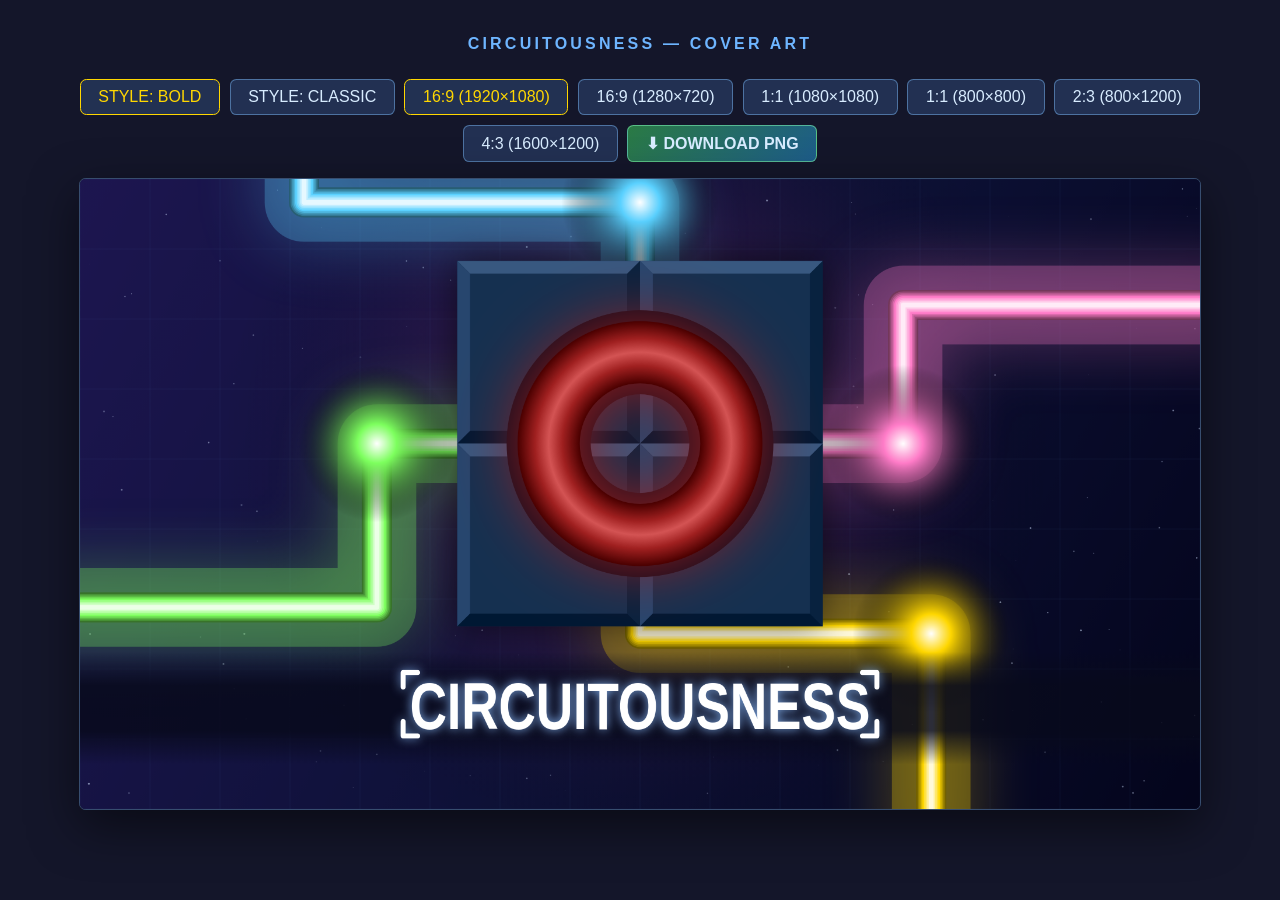
<file: cover-art.html>
<!DOCTYPE html>
<html lang="en">
<head>
<meta charset="UTF-8">
<title>Circuitousness — Cover Art Generator</title>
<!--
    One-off marketing-art tool (same family as heart-art.html — excluded from
    the deploy zip; see CLAUDE.md). Open this file directly in a browser
    (file:// is fine, no server needed), pick a size, click DOWNLOAD PNG.

    Everything is drawn on a canvas at the exact output resolution, so the
    downloaded PNG is pixel-perfect — no screenshotting required. Layout is
    defined in normalized 0..1 coordinates so every aspect ratio recomposes
    sensibly. Stars/sparks use a seeded PRNG so the output is reproducible.
-->
<style>
    body { margin: 0; background: #14162a; color: #cfe0ff; font-family: 'Segoe UI', sans-serif;
           display: flex; flex-direction: column; align-items: center; gap: 1rem; padding: 1.5rem; }
    h1 { font-size: 1rem; letter-spacing: 0.2em; color: #6eb5ff; }
    #controls { display: flex; gap: 0.6rem; flex-wrap: wrap; justify-content: center; }
    button { cursor: pointer; font: inherit; padding: 0.5rem 1.1rem; border-radius: 0.4rem;
             border: 1px solid rgba(120,180,240,0.5); background: rgba(40,60,100,0.7); color: #d8ecff; }
    button.active { border-color: #FFD700; color: #FFD700; }
    #dl { background: linear-gradient(135deg,#2a7a44,#1d5c8a); border-color: rgba(120,240,170,0.6); font-weight: 700; }
    canvas { max-width: 92vw; max-height: 70vh; border: 1px solid rgba(120,180,240,0.35);
             border-radius: 0.4rem; box-shadow: 0 1rem 3rem rgba(0,0,0,0.5); }
</style>
</head>
<body>
<h1>CIRCUITOUSNESS — COVER ART</h1>
<div id="controls">
    <!-- Style: BOLD is the CrazyGames-facing design (big tile-O hero, no
         tagline — their cover rules forbid text beyond the game title).
         CLASSIC is the original wordmark poster, kept for itch/social. -->
    <button data-style="bold" class="active">STYLE: BOLD</button>
    <button data-style="classic">STYLE: CLASSIC</button>
    <button data-size="1920x1080" class="active">16:9 (1920×1080)</button>
    <button data-size="1280x720">16:9 (1280×720)</button>
    <button data-size="1080x1080">1:1 (1080×1080)</button>
    <button data-size="800x800">1:1 (800×800)</button>
    <button data-size="800x1200">2:3 (800×1200)</button>
    <button data-size="1600x1200">4:3 (1600×1200)</button>
    <button id="dl">⬇ DOWNLOAD PNG</button>
</div>
<canvas id="c"></canvas>

<script>
'use strict';
const canvas = document.getElementById('c');
const ctx = canvas.getContext('2d');

// Seeded PRNG (mulberry32) — reproducible stars.
function rng(seed) {
    let a = seed >>> 0;
    return function () {
        a |= 0; a = (a + 0x6D2B79F5) | 0;
        let t = Math.imul(a ^ (a >>> 15), 1 | a);
        t = (t + Math.imul(t ^ (t >>> 7), 61 | t)) ^ t;
        return ((t ^ (t >>> 14)) >>> 0) / 4294967296;
    };
}

// Neon palette pulled from the game's path colors.
const NEON = ['#7dff5e', '#5ad1ff', '#ff7cc8', '#ffb347'];
const GOLD = '#FFD700';

// Hex color mixing for the tube shading.
function mixHex(a, b, t) {
    const pa = [1, 3, 5].map((i) => parseInt(a.slice(i, i + 2), 16));
    const pb = [1, 3, 5].map((i) => parseInt(b.slice(i, i + 2), 16));
    return '#' + pa.map((c, i) =>
        Math.round(c + (pb[i] - c) * t).toString(16).padStart(2, '0')).join('');
}
// Cross-section shade for a wire at t (0 = outer edge, 1 = center):
// darkened edge → base color → near-white hot core. Same idea as the
// title-O ring's radial gradient, approximated with stacked strokes since
// a polyline can't take a single radial gradient.
function tubeShade(hex, t) {
    return t < 0.5
        ? mixHex(mixHex(hex, '#000000', 0.55), hex, t * 2)
        : mixHex(hex, mixHex(hex, '#ffffff', 0.85), (t - 0.5) * 2);
}

// Circuit routes in normalized coords. Axis-aligned segments only, so any
// aspect ratio keeps the 90° elbows. Each route: {c: color, p: [[x,y]...]}.
// Composed to frame the title band (y ≈ 0.40–0.60) rather than cross it.
const ROUTES = [
    { c: NEON[0], p: [[-0.02,0.16],[0.22,0.16],[0.22,0.30],[0.46,0.30],[0.46,0.20],[0.72,0.20]] },
    { c: NEON[1], p: [[1.02,0.10],[0.80,0.10],[0.80,0.26],[0.60,0.26],[0.60,0.34],[0.34,0.34]] },
    { c: NEON[2], p: [[-0.02,0.76],[0.18,0.76],[0.18,0.66],[0.42,0.66],[0.42,0.82],[0.66,0.82]] },
    { c: NEON[3], p: [[1.02,0.70],[0.86,0.70],[0.86,0.86],[0.58,0.86],[0.58,0.72],[0.30,0.72]] },
    { c: GOLD,    p: [[0.10,1.02],[0.10,0.88],[0.34,0.88],[0.34,0.94],[0.90,0.94],[0.90,0.78],[1.02,0.78]] },
    { c: NEON[1], p: [[0.06,-0.02],[0.06,0.08],[0.34,0.08],[0.34,0.04],[0.62,0.04],[0.62,0.12],[0.94,0.12],[0.94,0.30]] },
];

// Dispatcher — the size/style buttons and the download handler all call
// draw(); the active style decides which composition renders.
function draw(W, H) {
    if (currentStyle === 'bold') drawBold(W, H);
    else drawClassic(W, H);
}

function drawClassic(W, H) {
    canvas.width = W; canvas.height = H;
    const S = Math.min(W, H);           // scale unit for strokes/fonts
    const portrait = H > W;

    // ---- Background: deep space navy + vignette ----
    const bg = ctx.createRadialGradient(W/2, H/2, S*0.1, W/2, H/2, Math.max(W,H)*0.75);
    bg.addColorStop(0, '#141a3e');
    bg.addColorStop(0.6, '#0a0e2a');
    bg.addColorStop(1, '#04051a');
    ctx.fillStyle = bg;
    ctx.fillRect(0, 0, W, H);

    // Stars (two depths).
    const rand = rng(74);
    for (let i = 0; i < 240; i++) {
        const x = rand()*W, y = rand()*H, r = rand()*1.4 + 0.3, a = rand()*0.5 + 0.15;
        ctx.fillStyle = 'rgba(210,225,255,' + a.toFixed(2) + ')';
        ctx.beginPath(); ctx.arc(x, y, r * S/1080, 0, Math.PI*2); ctx.fill();
    }

    // Faint board grid — evokes the tile grid without being a screenshot.
    ctx.strokeStyle = 'rgba(120,150,220,0.07)';
    ctx.lineWidth = Math.max(1, S/1080);
    const cell = S/10;
    for (let x = (W % cell)/2; x <= W; x += cell) { ctx.beginPath(); ctx.moveTo(x,0); ctx.lineTo(x,H); ctx.stroke(); }
    for (let y = (H % cell)/2; y <= H; y += cell) { ctx.beginPath(); ctx.moveTo(0,y); ctx.lineTo(W,y); ctx.stroke(); }

    // ---- Neon circuit routes ----
    // In portrait, stretch each half's routes vertically toward the title
    // band (top routes down, bottom routes up) so they fill the taller
    // frame instead of hugging the edges. 1.1 is tuned against the route
    // table: the deepest top segment (y 0.34) lands at 0.374 and the
    // highest bottom segment (y 0.66) at 0.626 — just clear of the title
    // band (0.40–0.60) on both sides.
    const mapPt = ([x, y]) => {
        let yy = y;
        if (portrait) yy = y < 0.5 ? y * 1.1 : 1 - (1 - y) * 1.1;
        return [x * W, yy * H];
    };
    const lw = S * 0.030;
    for (const r of ROUTES) {
        const pts = r.p.map(mapPt);
        ctx.lineJoin = 'round'; ctx.lineCap = 'round';
        const strokePass = (width, color, blur, alpha) => {
            ctx.save();
            ctx.globalAlpha = alpha;
            ctx.strokeStyle = color;
            ctx.lineWidth = width;
            if (blur) { ctx.shadowColor = color; ctx.shadowBlur = blur; }
            ctx.beginPath();
            pts.forEach(([x, y], i) => i ? ctx.lineTo(x, y) : ctx.moveTo(x, y));
            ctx.stroke();
            ctx.restore();
        };
        // Wide soft glow halo, then the tube: concentric strokes stepping
        // from full width to a thin core, colors interpolated per
        // tubeShade — a smooth dark-edge → hot-center cross-section
        // instead of the old three visibly distinct bands.
        strokePass(lw * 2.6, r.c, lw * 2.2, 0.25);
        const STEPS = 9;
        for (let i = 0; i < STEPS; i++) {
            const t = i / (STEPS - 1);
            strokePass(lw * (1 - 0.84 * t), tubeShade(r.c, t), 0, 1);
        }
        // Endpoint ports: rounded squares at each end that lies inside the frame.
        for (const [x, y] of [pts[0], pts[pts.length-1]]) {
            if (x < -1 || x > W+1 || y < -1 || y > H+1) continue;
            const s = lw * 1.7;
            ctx.save();
            ctx.shadowColor = r.c; ctx.shadowBlur = lw;
            ctx.fillStyle = '#0a0e2a';
            ctx.strokeStyle = r.c; ctx.lineWidth = lw*0.4;
            roundRect(x - s/2, y - s/2, s, s, s*0.25); ctx.fill(); ctx.stroke();
            ctx.restore();
        }
    }

    // ---- Title band backdrop (glassy, like the game's panels) ----
    const bandH = portrait ? H*0.20 : H*0.26;
    const bandY = H/2 - bandH/2;
    const band = ctx.createLinearGradient(0, bandY, 0, bandY + bandH);
    band.addColorStop(0, 'rgba(8,10,28,0)');
    band.addColorStop(0.25, 'rgba(8,10,28,0.82)');
    band.addColorStop(0.75, 'rgba(8,10,28,0.82)');
    band.addColorStop(1, 'rgba(8,10,28,0)');
    ctx.fillStyle = band;
    ctx.fillRect(0, bandY - bandH*0.3, W, bandH*1.6);

    // ---- Wordmark: CIRCUIT [tile-O] USNESS ----
    // Condensed heavy sans via horizontal scale, mirroring the game title.
    const condense = 0.78;
    let fontPx = S * (portrait ? 0.155 : 0.16);
    const setFont = () => { ctx.font = '900 ' + fontPx + 'px "Arial Black", Impact, sans-serif'; };
    setFont();
    // Tile-O runs taller than the letters' cap height, and the gaps are
    // NEGATIVE so the neighboring T and U slightly overlap the tiles —
    // game parity: index.html gives the words z-index above the O canvas
    // and pulls them inward. Both are fontPx-derived so the shrink-to-fit
    // loop keeps the proportions.
    const tileSize = () => fontPx * 1.14;
    const tileGap  = () => -fontPx * 0.10;
    const measure = () => (ctx.measureText('CIRCUIT').width + ctx.measureText('USNESS').width) * condense
                          + tileSize() + tileGap()*2;
    // Shrink to fit 92% of width.
    while (measure() > W * 0.92) {
        fontPx *= 0.97;
        setFont();
    }
    const totalW = measure();
    const baseX = (W - totalW) / 2;
    const midY = H / 2;
    ctx.textBaseline = 'middle';

    const drawWord = (word, x) => {
        ctx.save();
        ctx.translate(x, midY);
        ctx.scale(condense, 1);
        ctx.shadowColor = 'rgba(140,190,255,0.9)';
        ctx.shadowBlur = fontPx * 0.16;
        ctx.fillStyle = '#ffffff';
        ctx.fillText(word, 0, fontPx*0.04);
        ctx.restore();
        return ctx.measureText(word).width * condense;
    };

    // Tile-O: the game's actual title-O (see title-renderer.js) — a 2×2
    // group of beveled elbow tiles whose four quarter-arc channels join
    // into the red ring players see on the menu. Drawn BEFORE the words so
    // the overlapping letter edges paint on top of the tiles.
    const circuitW = ctx.measureText('CIRCUIT').width * condense;
    const tx = baseX + circuitW + tileGap();
    // -0.04 lifts the group slightly above the letters' optical center
    // (was +0.04, which sat it a touch low once the tiles outgrew the caps).
    const ty = midY - tileSize()/2 - fontPx*0.04;
    drawTitleO(tx, ty, tileSize());

    drawWord('CIRCUIT', baseX);
    drawWord('USNESS', tx + tileSize() + tileGap());

    // Viewfinder corner brackets around the wordmark — hugging the letters
    // (the game's titleFrame uses a similarly tight 0.06em padding). The
    // tile-O intentionally overshoots the implied top line a touch; the
    // brackets frame the LETTERS, matching the in-game composition.
    // Asymmetric height: with textBaseline 'middle', the caps sit higher
    // than the geometric middle (no descenders below the baseline), so a
    // symmetric box leaves the bottom brackets floating. 0.96 total puts
    // the bottom pair as tight to the baseline as the top pair is to the
    // cap tops.
    const bx = baseX - fontPx*0.08, bw = totalW + fontPx*0.16;
    const by = midY - fontPx*0.54, bh = fontPx*0.96;
    const arm = fontPx*0.22, bt = Math.max(2, fontPx*0.075);
    ctx.strokeStyle = '#ffffff'; ctx.lineWidth = bt;
    ctx.shadowColor = 'rgba(140,190,255,0.8)'; ctx.shadowBlur = bt*2;
    for (const [cx, cy, dx, dy] of [[bx,by,1,1],[bx+bw,by,-1,1],[bx,by+bh,1,-1],[bx+bw,by+bh,-1,-1]]) {
        ctx.beginPath();
        ctx.moveTo(cx + arm*dx, cy); ctx.lineTo(cx, cy); ctx.lineTo(cx, cy + arm*dy);
        ctx.stroke();
    }
    ctx.shadowBlur = 0;

    // ---- Tagline ----
    const tagPx = fontPx * 0.16;
    ctx.font = '600 ' + tagPx + 'px "Segoe UI", sans-serif';
    ctx.textAlign = 'center';
    ctx.fillStyle = 'rgba(140,215,255,0.95)';
    ctx.shadowColor = 'rgba(90,209,255,0.8)'; ctx.shadowBlur = tagPx*0.8;
    const tag = 'T W I S T   ·   C O N N E C T   ·   S O L V E';
    // Centered right of the title's midline — dead-center put "TWIST" on
    // top of the pink route's horizontal run and made it unreadable.
    ctx.fillText(tag, W * 0.63, midY + fontPx*0.92);
    ctx.shadowBlur = 0;
    ctx.textAlign = 'start';
}

// The game's title-O, replicated from title-renderer.js + render.js: four
// beveled tiles in a 2×2 group whose elbow channels join into a red circle.
// Palette is render.js's TILE_BASE_COLOR (#153050) with its BEVEL_DELTAS
// pre-applied; ring colors are the title snippet's litLo/litColor/litHi trio
// (#4a0000 / #a02020 / #cc4040); bevel thickness is render.js's BEVEL_FRAC
// (0.07 of a cell) and the ring width tracks its 0.28 widthFrac. Static
// (no pulse) — it's a poster.
function drawTitleO(x, y, size) {
    const cell = size / 2;
    const b = cell * 0.07;
    const PALETTE = { face: '#153050', top: '#385880', left: '#27466e',
                      bot: '#001833', right: '#08223f' };
    // Group drop shadow so the tiles sit above the band like the wordmark.
    ctx.save();
    ctx.shadowColor = 'rgba(0,0,0,0.55)';
    ctx.shadowBlur = size * 0.09;
    ctx.fillStyle = PALETTE.face;
    ctx.fillRect(x, y, size, size);
    ctx.restore();
    // Four tiles, each with its own bevel trapezoids (light fixed top-left,
    // as in-game) — the per-tile bevels are what make the internal cross
    // seams read as four joined tiles instead of one big one.
    for (const [cx, cy] of [[x, y], [x + cell, y], [x, y + cell], [x + cell, y + cell]]) {
        ctx.fillStyle = PALETTE.face;
        ctx.fillRect(cx, cy, cell, cell);
        const quads = {
            top:   [[cx, cy], [cx + cell, cy], [cx + cell - b, cy + b], [cx + b, cy + b]],
            left:  [[cx, cy], [cx + b, cy + b], [cx + b, cy + cell - b], [cx, cy + cell]],
            bot:   [[cx, cy + cell], [cx + b, cy + cell - b], [cx + cell - b, cy + cell - b], [cx + cell, cy + cell]],
            right: [[cx + cell, cy], [cx + cell - b, cy + b], [cx + cell - b, cy + cell - b], [cx + cell, cy + cell]]
        };
        for (const k in quads) {
            ctx.fillStyle = PALETTE[k];
            ctx.beginPath();
            quads[k].forEach(([px, py], i) => i ? ctx.lineTo(px, py) : ctx.moveTo(px, py));
            ctx.closePath();
            ctx.fill();
        }
    }
    // The joined channel: a recessed groove, then the red lit ring on top.
    // Drawing the ring last leaves the four port crossings open, like the
    // in-game walls' port gaps.
    const ccx = x + size/2, ccy = y + size/2, radius = cell / 2;
    const ring = (color, width, blur) => {
        ctx.save();
        ctx.strokeStyle = color; ctx.lineWidth = width;
        if (blur) { ctx.shadowColor = color; ctx.shadowBlur = blur; }
        ctx.beginPath(); ctx.arc(ccx, ccy, radius, 0, Math.PI * 2); ctx.stroke();
        ctx.restore();
    };
    ring('#050b1e', cell * 0.46, 0);            // groove
    // Red lit ring: ONE stroke with a radial gradient across its width —
    // litLo at both edges, through litColor, to a bright litHi center —
    // so the tube shades smoothly instead of reading as a few concentric
    // flat bands.
    const w = cell * 0.34;
    const grad = ctx.createRadialGradient(ccx, ccy, radius - w/2, ccx, ccy, radius + w/2);
    grad.addColorStop(0,    '#4a0000');
    grad.addColorStop(0.28, '#a02020');
    grad.addColorStop(0.5,  '#d45454');
    grad.addColorStop(0.72, '#a02020');
    grad.addColorStop(1,    '#4a0000');
    ctx.save();
    ctx.strokeStyle = grad;
    ctx.lineWidth = w;
    ctx.shadowColor = '#a02020';
    ctx.shadowBlur = cell * 0.35;
    ctx.beginPath();
    ctx.arc(ccx, ccy, radius, 0, Math.PI * 2);
    ctx.stroke();
    ctx.restore();
}

// ---- BOLD style --------------------------------------------------------
// CrazyGames-facing composition. Rationale: at CG tile size (~200px wide)
// CLASSIC reads as "dark card with white text" — no focal object, 6px
// lines. BOLD leads with ONE big hero: the game's red tile-O ring at ~60%
// of the short axis, with thick neon routes plugging INTO its four ring
// ports — the image literally depicts the game's verb (connect the
// paths). Wordmark stays (CG encourages the game name on covers) but
// smaller, beneath the hero. NO tagline: CG rejects covers with any text
// beyond the game title.

// Shared tube renderer (BOLD only — CLASSIC keeps its inline version):
// soft glow halo, then concentric strokes stepping to a hot core.
function drawTube(pts, color, lw) {
    ctx.lineJoin = 'round'; ctx.lineCap = 'round';
    const pass = (width, col, blur, alpha) => {
        ctx.save();
        ctx.globalAlpha = alpha;
        ctx.strokeStyle = col;
        ctx.lineWidth = width;
        if (blur) { ctx.shadowColor = col; ctx.shadowBlur = blur; }
        ctx.beginPath();
        pts.forEach(([x, y], i) => i ? ctx.lineTo(x, y) : ctx.moveTo(x, y));
        ctx.stroke();
        ctx.restore();
    };
    pass(lw * 2.6, color, lw * 2.2, 0.28);
    const STEPS = 9;
    for (let i = 0; i < STEPS; i++) {
        const t = i / (STEPS - 1);
        pass(lw * (1 - 0.84 * t), tubeShade(color, t), 0, 1);
    }
}

// White-hot spark with a colored halo — placed on route elbows for life.
function drawSpark(x, y, r, color) {
    const g = ctx.createRadialGradient(x, y, 0, x, y, r);
    g.addColorStop(0, 'rgba(255,255,255,0.95)');
    g.addColorStop(0.25, color);
    g.addColorStop(1, 'rgba(0,0,0,0)');
    ctx.fillStyle = g;
    ctx.beginPath(); ctx.arc(x, y, r, 0, Math.PI * 2); ctx.fill();
}

function drawBold(W, H) {
    canvas.width = W; canvas.height = H;
    const S = Math.min(W, H);
    const portrait = H > W;
    const square = Math.abs(W - H) < W * 0.05;

    // Background: same navy family as CLASSIC, a touch warmer/brighter.
    const bg = ctx.createLinearGradient(0, 0, W, H);
    bg.addColorStop(0,    '#1d1650');
    bg.addColorStop(0.55, '#0d1136');
    bg.addColorStop(1,    '#04051c');
    ctx.fillStyle = bg;
    ctx.fillRect(0, 0, W, H);

    // Hero geometry first — bloom, routes, and wordmark all key off it.
    // Ring center = hero center, ring radius = heroSize/4 (see drawTitleO:
    // cell = size/2, radius = cell/2).
    const heroSize = portrait ? W * 0.66 : (square ? S * 0.56 : H * 0.58);
    const cx = W / 2;
    const cy = portrait ? H * 0.36 : H * 0.42;
    const R  = heroSize / 4;

    // Red-violet bloom behind the hero so the center pops at tile size.
    const bloom = ctx.createRadialGradient(cx, cy, heroSize * 0.1, cx, cy, heroSize * 1.15);
    bloom.addColorStop(0,   'rgba(190,60,70,0.34)');
    bloom.addColorStop(0.5, 'rgba(120,40,90,0.16)');
    bloom.addColorStop(1,   'rgba(0,0,0,0)');
    ctx.fillStyle = bloom;
    ctx.fillRect(0, 0, W, H);

    // Stars — slightly sparser than CLASSIC (the hero carries the frame).
    const rand = rng(74);
    for (let i = 0; i < 170; i++) {
        const x = rand()*W, y = rand()*H, r = rand()*1.4 + 0.3, a = rand()*0.5 + 0.15;
        ctx.fillStyle = 'rgba(210,225,255,' + a.toFixed(2) + ')';
        ctx.beginPath(); ctx.arc(x, y, r * S/1080, 0, Math.PI*2); ctx.fill();
    }
    // Faint board grid.
    ctx.strokeStyle = 'rgba(120,150,220,0.08)';
    ctx.lineWidth = Math.max(1, S/1080);
    const cell = S/9;
    for (let x = (W % cell)/2; x <= W; x += cell) { ctx.beginPath(); ctx.moveTo(x,0); ctx.lineTo(x,H); ctx.stroke(); }
    for (let y = (H % cell)/2; y <= H; y += cell) { ctx.beginPath(); ctx.moveTo(0,y); ctx.lineTo(W,y); ctx.stroke(); }

    // ---- Routes: thick tubes, each ENDING at one of the ring's ports ----
    // 1.6× CLASSIC's line weight so they survive thumbnail scaling.
    const lw = S * 0.048;
    // Elbow offsets are hero-relative so every aspect ratio composes the
    // same "plugged in" read. Ends stop exactly at the port points
    // (cx, cy±R) / (cx±R, cy); the tube caps + ring glow overlap there.
    // Clamped inward so portrait (where 0.72×heroSize ≈ half the width)
    // doesn't pin the elbows to the frame edge and clip their glow.
    const xW = Math.max(cx - heroSize * 0.72, W * 0.08);   // west route's vertical leg
    const xE = Math.min(cx + heroSize * 0.72, W * 0.92);   // east route's vertical leg
    const yN = cy - heroSize * 0.66;   // north route's horizontal leg
    // 0.52 (not 0.60) keeps this leg clear of the wordmark band on every
    // aspect: landscape band-top sits at ~0.75H and 0.60 put the gold run
    // inside it; 0.52 clears all three CG formats by ≥ 24px.
    const yS = cy + heroSize * 0.52;   // south route's horizontal leg
    const routes = [
        { c: NEON[0], p: [[-lw, cy + H*0.26], [xW, cy + H*0.26], [xW, cy], [cx - R, cy]] },              // west  (green)
        { c: NEON[2], p: [[W + lw, cy - H*0.22], [xE, cy - H*0.22], [xE, cy], [cx + R, cy]] },           // east  (pink)
        { c: NEON[1], p: [[cx - W*0.30, -lw], [cx - W*0.30, yN], [cx, yN], [cx, cy - R]] },              // north (cyan)
        { c: GOLD,    p: [[cx, cy + R], [cx, yS], [cx + W*0.26, yS], [cx + W*0.26, H + lw]] },           // south (gold)
    ];
    for (const r of routes) drawTube(r.p, r.c, lw);
    // Sparks on the elbows nearest the hero — reads as current flowing in.
    drawSpark(xW, cy, lw * 2.6, NEON[0]);
    drawSpark(xE, cy, lw * 2.6, NEON[2]);
    drawSpark(cx, yN, lw * 2.6, NEON[1]);
    drawSpark(cx + W*0.26, yS, lw * 2.6, GOLD);

    // ---- Hero: the game's tile-O, big ----
    drawTitleO(cx - heroSize/2, cy - heroSize/2, heroSize);

    // ---- Wordmark beneath the hero (no tagline — CG rule) ----
    const midY = portrait ? H * 0.80 : (square ? H * 0.83 : H * 0.84);
    const condense = 0.78;
    let fontPx = S * (portrait ? 0.115 : 0.105);
    const setFont = () => { ctx.font = '900 ' + fontPx + 'px "Arial Black", Impact, sans-serif'; };
    setFont();
    // BOLD's wordmark O is a plain letter — the hero above IS the tile-O,
    // and repeating it small next to a big twin reads as a typo. Plain
    // caps keep the name legible at thumbnail size.
    const measure = () => ctx.measureText('CIRCUITOUSNESS').width * condense;
    while (measure() > W * 0.86) { fontPx *= 0.97; setFont(); }
    const totalW = measure();
    // Glassy band for legibility over the south route.
    const bandH = fontPx * 1.7;
    const band = ctx.createLinearGradient(0, midY - bandH/2, 0, midY + bandH/2);
    band.addColorStop(0,    'rgba(8,10,28,0)');
    band.addColorStop(0.3,  'rgba(8,10,28,0.85)');
    band.addColorStop(0.7,  'rgba(8,10,28,0.85)');
    band.addColorStop(1,    'rgba(8,10,28,0)');
    ctx.fillStyle = band;
    ctx.fillRect(0, midY - bandH/2, W, bandH);

    ctx.textBaseline = 'middle';
    const baseX = (W - totalW) / 2;
    ctx.save();
    ctx.translate(baseX, midY);
    ctx.scale(condense, 1);
    ctx.shadowColor = 'rgba(140,190,255,0.9)';
    ctx.shadowBlur = fontPx * 0.16;
    ctx.fillStyle = '#ffffff';
    ctx.fillText('CIRCUITOUSNESS', 0, fontPx * 0.04);
    ctx.restore();

    // Viewfinder corner brackets — same in-game framing as CLASSIC.
    const bx = baseX - fontPx*0.10, bw = totalW + fontPx*0.20;
    const by = midY - fontPx*0.54, bh = fontPx*0.96;
    const arm = fontPx*0.22, bt = Math.max(2, fontPx*0.075);
    ctx.strokeStyle = '#ffffff'; ctx.lineWidth = bt;
    ctx.shadowColor = 'rgba(140,190,255,0.8)'; ctx.shadowBlur = bt*2;
    for (const [ccx, ccy, dx, dy] of [[bx,by,1,1],[bx+bw,by,-1,1],[bx,by+bh,1,-1],[bx+bw,by+bh,-1,-1]]) {
        ctx.beginPath();
        ctx.moveTo(ccx + arm*dx, ccy); ctx.lineTo(ccx, ccy); ctx.lineTo(ccx, ccy + arm*dy);
        ctx.stroke();
    }
    ctx.shadowBlur = 0;
}

function roundRect(x, y, w, h, r) {
    ctx.beginPath();
    ctx.moveTo(x + r, y);
    ctx.arcTo(x + w, y, x + w, y + h, r);
    ctx.arcTo(x + w, y + h, x, y + h, r);
    ctx.arcTo(x, y + h, x, y, r);
    ctx.arcTo(x, y, x + w, y, r);
    ctx.closePath();
}

// ---- Controls ----
let current = [1920, 1080];
let currentStyle = 'bold';
// Style and size are independent toggles — each group clears only its own
// buttons' active state.
document.querySelectorAll('#controls button[data-style]').forEach((btn) => {
    btn.addEventListener('click', () => {
        document.querySelectorAll('#controls button[data-style]').forEach((b) => b.classList.remove('active'));
        btn.classList.add('active');
        currentStyle = btn.dataset.style;
        draw(current[0], current[1]);
    });
});
document.querySelectorAll('#controls button[data-size]').forEach((btn) => {
    btn.addEventListener('click', () => {
        document.querySelectorAll('#controls button[data-size]').forEach((b) => b.classList.remove('active'));
        btn.classList.add('active');
        current = btn.dataset.size.split('x').map(Number);
        draw(current[0], current[1]);
    });
});
document.getElementById('dl').addEventListener('click', () => {
    canvas.toBlob((blob) => {
        const a = document.createElement('a');
        a.href = URL.createObjectURL(blob);
        a.download = 'circuitousness-cover-' + currentStyle + '-' + current[0] + 'x' + current[1] + '.png';
        a.click();
        URL.revokeObjectURL(a.href);
    }, 'image/png');
});

draw(current[0], current[1]);
</script>
</body>
</html>
</file>
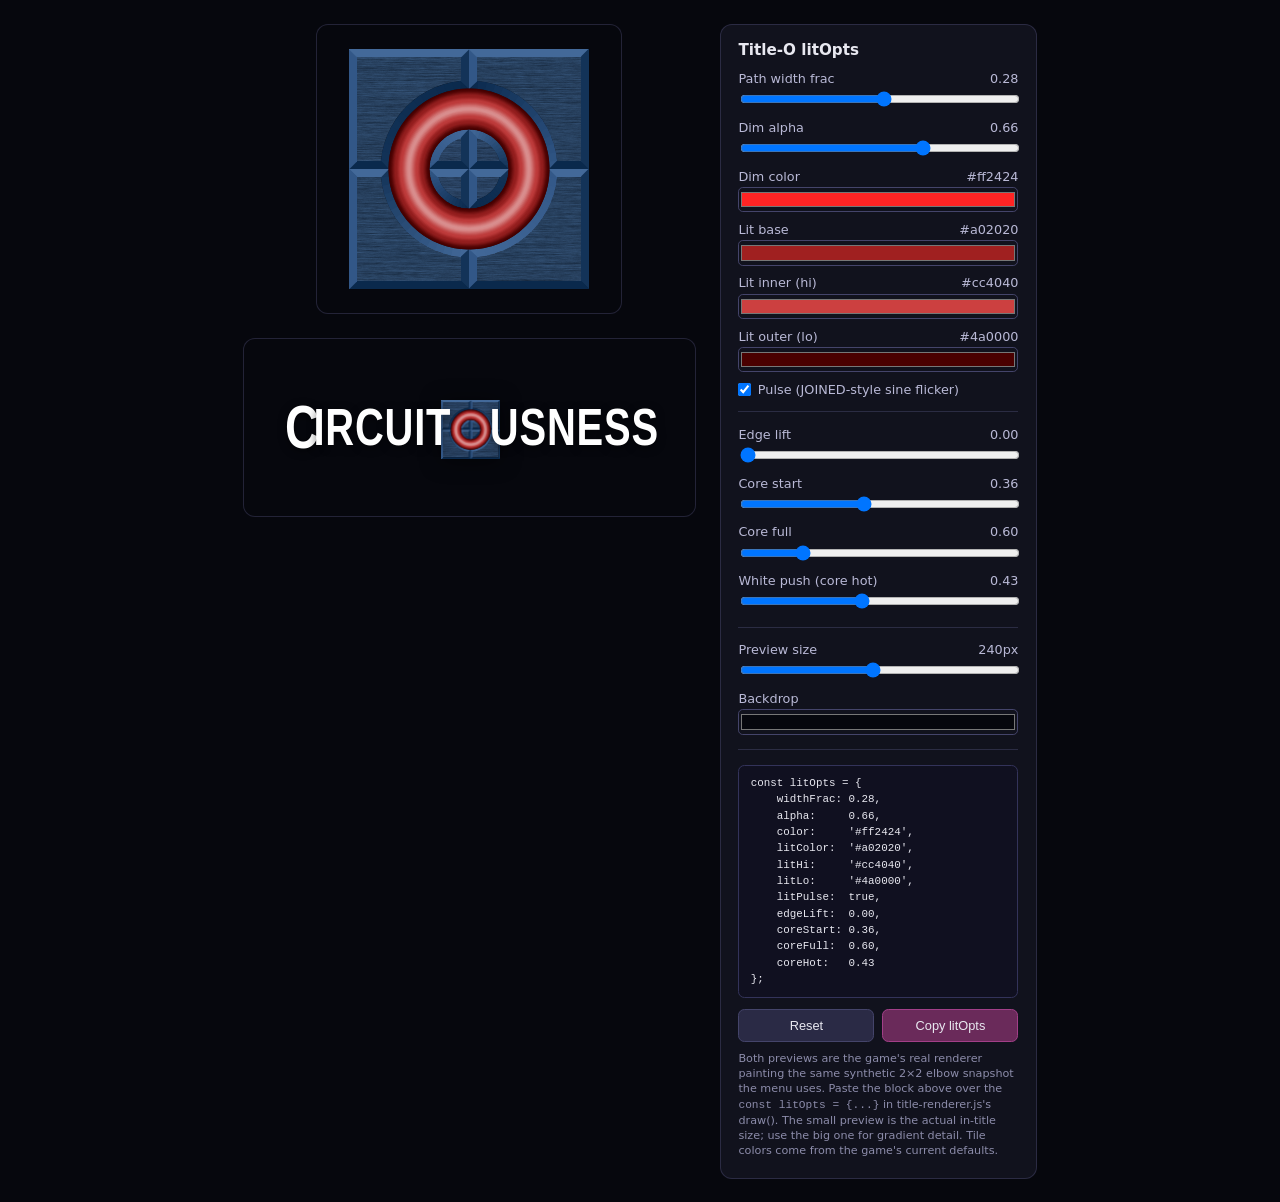
<file: title-o-tuner.html>
<!DOCTYPE html>
<!--
  Circuitousness — title-O tuner (one-off dev page, not shipped).

  Live-tunes the litOpts object that title-renderer.js passes to
  Render.renderSnippet / paintSnippetRingMask when painting the menu
  title's maze-O. Uses the game's REAL renderer (config.js + maze.js +
  gates.js + render.js) and the same synthetic 2×2 elbow snapshot as
  TitleRenderer.buildSnippetSnapshot, so what you see here is exactly
  what the menu will show.

  Tune the sliders/pickers, then copy the generated litOpts block into
  title-renderer.js (replacing the `const litOpts = {...}` inside draw()).

  Excluded from the release zip alongside heart-art.html / cover-art.html.
-->
<html lang="en">
<head>
<meta charset="utf-8">
<meta name="viewport" content="width=device-width, initial-scale=1">
<title>Circuitousness — Title-O Tuner</title>

<script>
  // Stub Settings so render.js never tries to fetch a level background —
  // this page provides its own backdrop (same trick as heart-art.html).
  var Settings = { isBackgroundEnabled: function () { return false; } };
</script>

<!-- config.js → maze.js → gates.js → render.js (dependency order). -->
<script src="config.js"></script>
<script src="maze.js"></script>
<script src="gates.js"></script>
<script src="render.js"></script>

<style>
  html, body { margin: 0; padding: 0; background: #06070d; color: #e8e8f0;
    font-family: 'Segoe UI', system-ui, sans-serif; min-height: 100%; }
  .stage { display: flex; gap: 1.5rem; align-items: flex-start; justify-content: center;
    padding: 1.5rem; flex-wrap: wrap; }

  /* ---- previews ---- */
  .previews { display: flex; flex-direction: column; gap: 1.5rem; align-items: center; }
  .previewBox { background: var(--backdrop, #06070d); border: 1px solid rgba(120,120,180,0.25);
    border-radius: 0.75rem; padding: 1.5rem 2rem; display: flex; align-items: center;
    justify-content: center; }
  #bigO { display: block; }

  /* ---- in-context title, cloned from styles.css #menuTitle rules ---- */
  .titleMock { font-size: 3.2rem; line-height: 1; position: relative; left: -0.07em;
    font-family: 'Helvetica Neue', 'Arial Black', Impact, sans-serif;
    font-weight: 900; font-stretch: condensed; letter-spacing: 0.02em;
    color: #ffffff; text-shadow: 0 0.15rem 0.6rem rgba(0, 0, 0, 0.55);
    display: flex; align-items: center; justify-content: center; white-space: nowrap; }
  .titleMock .titleInitial { font-size: 1.18em; line-height: 1; display: inline-block;
    transform: scaleX(0.78); transform-origin: center; }
  .titleMock .titleWord { display: inline-block; transform: scaleX(0.78);
    transform-origin: center; margin: 0 -0.58em; }
  .titleMock .titleMazeO { display: inline-flex; align-items: center; justify-content: center;
    width: 1.14em; height: 1.14em; margin: 0 0.09em; vertical-align: middle;
    position: relative; top: 0.015em; left: 0.045em; }
  .titleMock .titleMazeO canvas { width: 100%; height: 100%; display: block;
    filter: drop-shadow(0 0.05em 0.2em rgba(0, 0, 0, 0.55)); }

  /* ---- control panel (heart-art.html styling) ---- */
  .panel { width: 280px; background: rgba(20,20,34,0.85); border: 1px solid rgba(120,120,180,0.25);
    border-radius: 0.75rem; padding: 1rem 1.1rem 1.25rem; font-size: 0.8rem; }
  .panel h2 { font-size: 0.95rem; margin: 0 0 0.75rem; font-weight: 600; }
  .row { margin: 0.6rem 0; }
  .row label { display: flex; justify-content: space-between; align-items: center;
    margin-bottom: 0.2rem; color: #b9b9d6; }
  .row input[type=range] { width: 100%; }
  .row input[type=color] { width: 100%; height: 1.6rem; padding: 0; border-radius: 0.3rem;
    border: 1px solid #44446a; background: transparent; cursor: pointer; }
  .row.check { display: flex; align-items: center; gap: 0.4rem; color: #b9b9d6; }
  .row.check input { margin: 0; }
  .sep { border: none; border-top: 1px solid rgba(120,120,180,0.25); margin: 0.9rem 0; }
  pre#code { background: #101020; border: 1px solid #33335a; border-radius: 0.4rem;
    padding: 0.6rem 0.7rem; font-size: 0.68rem; line-height: 1.5; overflow-x: auto;
    user-select: text; -webkit-user-select: text; }
  .btns { display: flex; gap: 0.5rem; margin-top: 0.6rem; }
  button { flex: 1; padding: 0.5rem; cursor: pointer; background: #2a2a45; color: #e8e8f0;
    border: 1px solid #44446a; border-radius: 0.4rem; font-size: 0.8rem; }
  button:hover { background: #353560; }
  button.primary { background: #6a2a5a; border-color: #a23f88; }
  button.primary:hover { background: #843070; }
  .hint { color: #8c8caa; font-size: 0.7rem; margin-top: 0.6rem; line-height: 1.35; }
</style>
</head>
<body>
  <div class="stage">
    <div class="previews">
      <div class="previewBox"><canvas id="bigO"></canvas></div>
      <div class="previewBox">
        <h1 class="titleMock">
          <span class="titleInitial" style="position: relative; left: 0.12em;">C</span><span class="titleWord" style="position: relative; left: 0.12em; z-index: 99;">IRCUIT</span><span class="titleMazeO" style="position: relative; top: 0.04em;" aria-label="O"><canvas id="ctxO" width="160" height="160"></canvas></span><span class="titleWord" style="position: relative; left: -0.12em; z-index: 99;">USNESS</span>
        </h1>
      </div>
    </div>

    <div class="panel">
      <h2>Title-O litOpts</h2>
      <div class="row"><label>Path width frac <span id="widthFracVal"></span></label>
        <input id="widthFrac" type="range" min="10" max="45" value="28"></div>
      <div class="row"><label>Dim alpha <span id="alphaVal"></span></label>
        <input id="alpha" type="range" min="0" max="100" value="66"></div>
      <div class="row"><label>Dim color <span id="colorVal"></span></label>
        <input id="color" type="color" value="#ff2424"></div>
      <div class="row"><label>Lit base <span id="litColorVal"></span></label>
        <input id="litColor" type="color" value="#a02020"></div>
      <div class="row"><label>Lit inner (hi) <span id="litHiVal"></span></label>
        <input id="litHi" type="color" value="#cc4040"></div>
      <div class="row"><label>Lit outer (lo) <span id="litLoVal"></span></label>
        <input id="litLo" type="color" value="#4a0000"></div>
      <div class="row check"><input id="litPulse" type="checkbox" checked>
        <span>Pulse (JOINED-style sine flicker)</span></div>
      <hr class="sep">
      <div class="row"><label>Edge lift <span id="edgeLiftVal"></span></label>
        <input id="edgeLift" type="range" min="0" max="100" value="0"></div>
      <div class="row"><label>Core start <span id="coreStartVal"></span></label>
        <input id="coreStart" type="range" min="2" max="80" value="36"></div>
      <div class="row"><label>Core full <span id="coreFullVal"></span></label>
        <input id="coreFull" type="range" min="50" max="98" value="60"></div>
      <div class="row"><label>White push (core hot) <span id="coreHotVal"></span></label>
        <input id="coreHot" type="range" min="0" max="100" value="43"></div>
      <hr class="sep">
      <div class="row"><label>Preview size <span id="sizeVal"></span></label>
        <input id="size" type="range" min="24" max="480" value="240"></div>
      <div class="row"><label>Backdrop</label>
        <input id="backdrop" type="color" value="#06070d"></div>
      <hr class="sep">
      <pre id="code"></pre>
      <div class="btns">
        <button id="reset">Reset</button>
        <button id="copy" class="primary">Copy litOpts</button>
      </div>
      <div class="hint">
        Both previews are the game's real renderer painting the same synthetic
        2×2 elbow snapshot the menu uses. Paste the block above over the
        <code>const litOpts = {...}</code> in title-renderer.js's draw().
        The small preview is the actual in-title size; use the big one for
        gradient detail. Tile colors come from the game's current defaults.
      </div>
    </div>
  </div>

<script>
(function () {
  var DEFAULTS = {
    widthFrac: 0.28,
    alpha:     0.66,
    color:     '#ff2424',
    litColor:  '#a02020',
    litHi:     '#cc4040',
    litLo:     '#4a0000',
    litPulse:  true,
    // Ramp shape — mirrors the litOpts shipped in title-renderer.js
    // (custom values; the render.js LIT_* constants are 0.78/0.48/0.84/0.80).
    edgeLift:  0.00,
    coreStart: 0.36,
    coreFull:  0.60,
    coreHot:   0.43
  };

  // ---- synthetic 2×2 elbow snapshot — mirror of TitleRenderer.buildSnippetSnapshot ----
  var T_ELBOW = Maze.T_ELBOW;
  Maze.loadSnapshot({
    rows: 2, cols: 2,
    grid: [[
      { type: T_ELBOW, rotation: 1 },
      { type: T_ELBOW, rotation: 2 }
    ], [
      { type: T_ELBOW, rotation: 0 },
      { type: T_ELBOW, rotation: 3 }
    ]],
    entry: { row: 0, col: 0, port: Maze.N },
    exit:  { row: 1, col: 1, port: Maze.S },
    entry2: null, exit2: null,
    entry3: null, exit3: null,
    entry4: null, exit4: null,
    quadScramble: null
  });
  // Seed the 4 lit lanes by hand (the closed loop is unreachable from the
  // dummy entry) — mirror of TitleRenderer.draw's highlighted push.
  Maze.highlighted.length = 0;
  Maze.highlighted.push(
    { row: 0, col: 0, inPort: Maze.E, outPort: Maze.S, path: 0 },
    { row: 0, col: 1, inPort: Maze.S, outPort: Maze.W, path: 0 },
    { row: 1, col: 1, inPort: Maze.W, outPort: Maze.N, path: 0 },
    { row: 1, col: 0, inPort: Maze.N, outPort: Maze.E, path: 0 }
  );

  var $ = function (id) { return document.getElementById(id); };

  function currentOpts() {
    return {
      widthFrac: $('widthFrac').value / 100,
      alpha:     $('alpha').value / 100,
      color:     $('color').value,
      litColor:  $('litColor').value,
      litHi:     $('litHi').value,
      litLo:     $('litLo').value,
      litPulse:  $('litPulse').checked,
      edgeLift:  $('edgeLift').value / 100,
      coreStart: $('coreStart').value / 100,
      coreFull:  $('coreFull').value / 100,
      coreHot:   $('coreHot').value / 100
    };
  }

  function updateReadouts() {
    var o = currentOpts();
    $('widthFracVal').textContent = o.widthFrac.toFixed(2);
    $('alphaVal').textContent     = o.alpha.toFixed(2);
    $('colorVal').textContent     = o.color;
    $('litColorVal').textContent  = o.litColor;
    $('litHiVal').textContent     = o.litHi;
    $('litLoVal').textContent     = o.litLo;
    $('edgeLiftVal').textContent  = o.edgeLift.toFixed(2);
    $('coreStartVal').textContent = o.coreStart.toFixed(2);
    $('coreFullVal').textContent  = o.coreFull.toFixed(2);
    $('coreHotVal').textContent   = o.coreHot.toFixed(2);
    $('sizeVal').textContent      = $('size').value + 'px';
    $('code').textContent =
      "const litOpts = {\n" +
      "    widthFrac: " + o.widthFrac.toFixed(2) + ",\n" +
      "    alpha:     " + o.alpha.toFixed(2) + ",\n" +
      "    color:     '" + o.color + "',\n" +
      "    litColor:  '" + o.litColor + "',\n" +
      "    litHi:     '" + o.litHi + "',\n" +
      "    litLo:     '" + o.litLo + "',\n" +
      "    litPulse:  " + o.litPulse + ",\n" +
      "    edgeLift:  " + o.edgeLift.toFixed(2) + ",\n" +
      "    coreStart: " + o.coreStart.toFixed(2) + ",\n" +
      "    coreFull:  " + o.coreFull.toFixed(2) + ",\n" +
      "    coreHot:   " + o.coreHot.toFixed(2) + "\n" +
      "};";
    document.documentElement.style.setProperty('--backdrop', $('backdrop').value);
  }

  function drawO(canvas, sizeCss, opts) {
    Render.renderSnippet(canvas, sizeCss, opts);
    if (Render.paintSnippetRingMask) Render.paintSnippetRingMask(canvas, sizeCss, opts);
  }

  // Continuous redraw drives the pulse (and makes every control live).
  function tick() {
    var opts = currentOpts();
    var size = parseInt($('size').value, 10);
    var big  = $('bigO');
    big.style.width  = size + 'px';
    big.style.height = size + 'px';
    drawO(big, size, opts);
    var small = $('ctxO');
    var rect = small.getBoundingClientRect();
    if (rect.width > 0) drawO(small, Math.max(24, Math.min(rect.width, rect.height)), opts);
    requestAnimationFrame(tick);
  }

  document.querySelectorAll('input').forEach(function (el) {
    el.addEventListener('input', updateReadouts);
  });

  $('reset').addEventListener('click', function () {
    $('widthFrac').value = DEFAULTS.widthFrac * 100;
    $('alpha').value     = DEFAULTS.alpha * 100;
    $('color').value     = DEFAULTS.color;
    $('litColor').value  = DEFAULTS.litColor;
    $('litHi').value     = DEFAULTS.litHi;
    $('litLo').value     = DEFAULTS.litLo;
    $('litPulse').checked = DEFAULTS.litPulse;
    $('edgeLift').value  = DEFAULTS.edgeLift * 100;
    $('coreStart').value = DEFAULTS.coreStart * 100;
    $('coreFull').value  = DEFAULTS.coreFull * 100;
    $('coreHot').value   = DEFAULTS.coreHot * 100;
    updateReadouts();
  });

  $('copy').addEventListener('click', function () {
    var text = $('code').textContent;
    function done() {
      $('copy').textContent = 'Copied!';
      setTimeout(function () { $('copy').textContent = 'Copy litOpts'; }, 1200);
    }
    if (navigator.clipboard && navigator.clipboard.writeText) {
      navigator.clipboard.writeText(text).then(done);
    } else {
      var ta = document.createElement('textarea');
      ta.value = text; document.body.appendChild(ta);
      ta.select(); document.execCommand('copy');
      document.body.removeChild(ta); done();
    }
  });

  updateReadouts();
  requestAnimationFrame(tick);
})();
</script>
</body>
</html>
</file>
